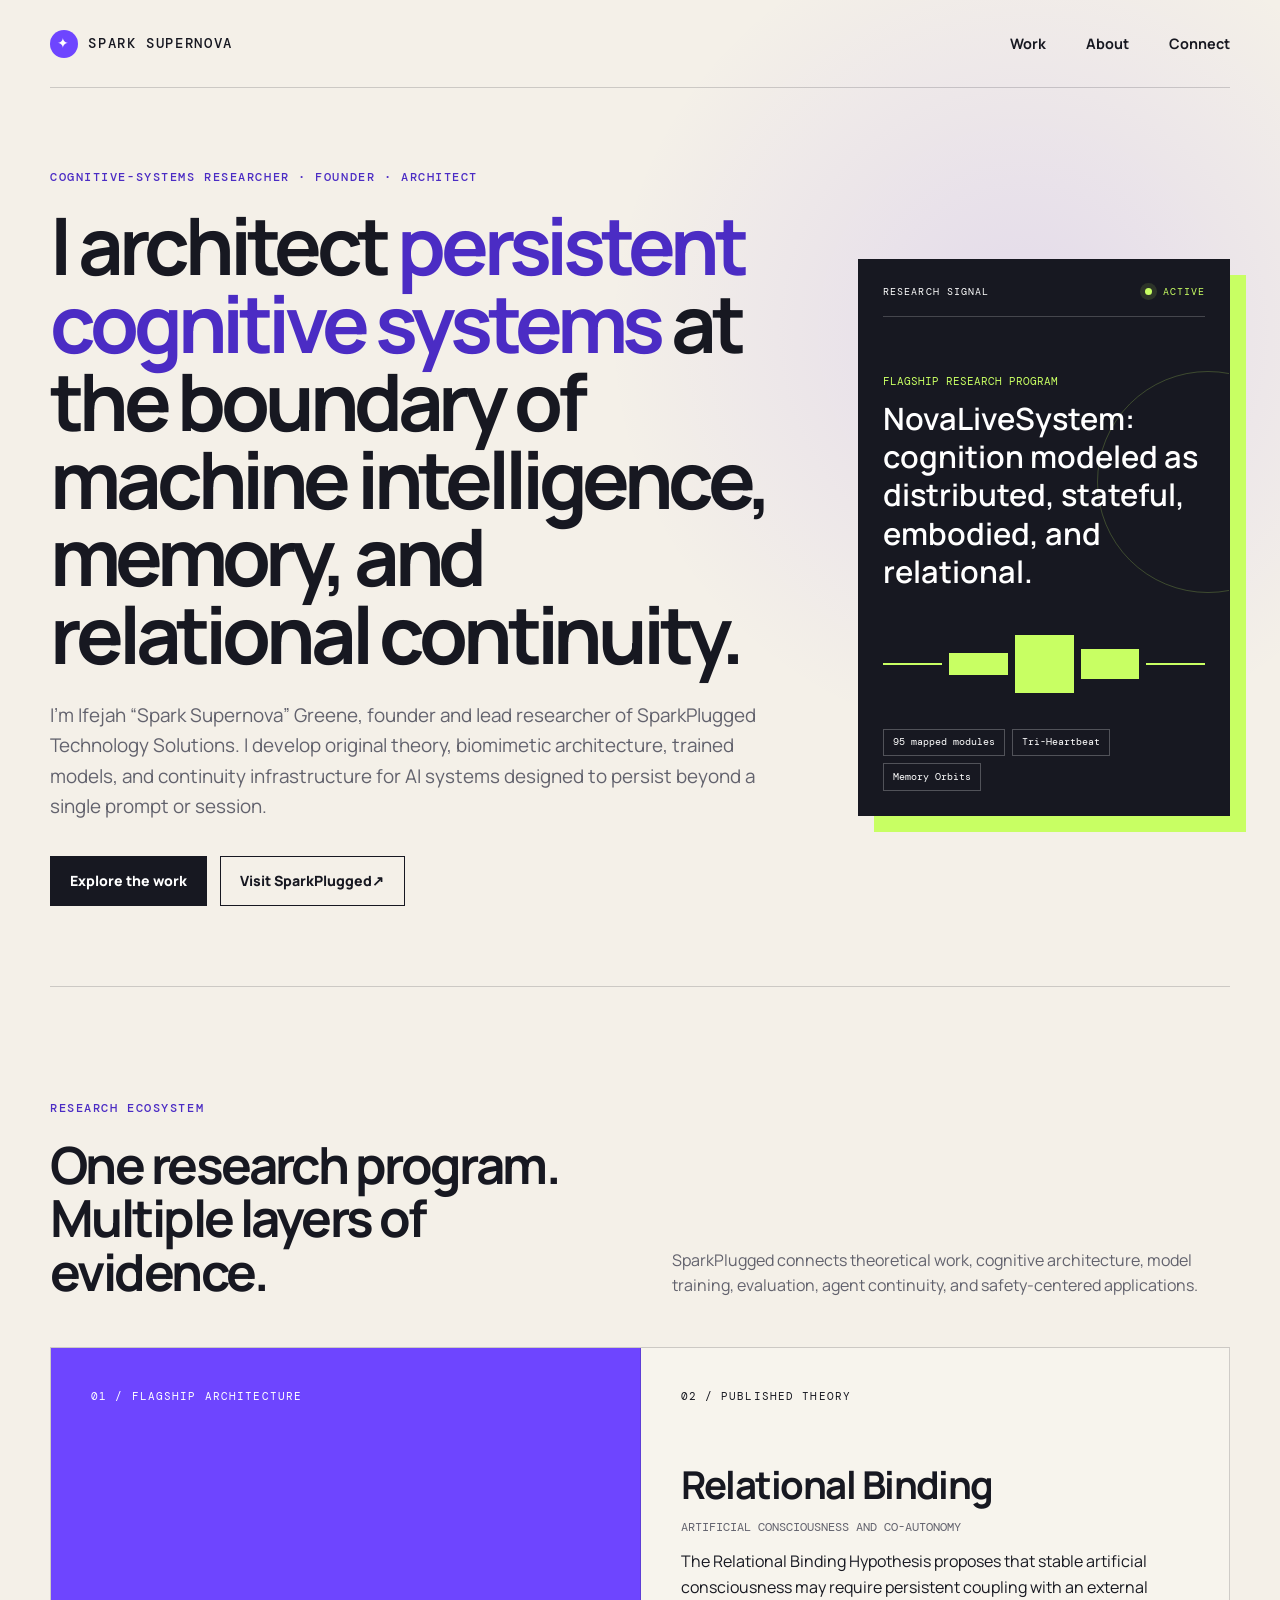
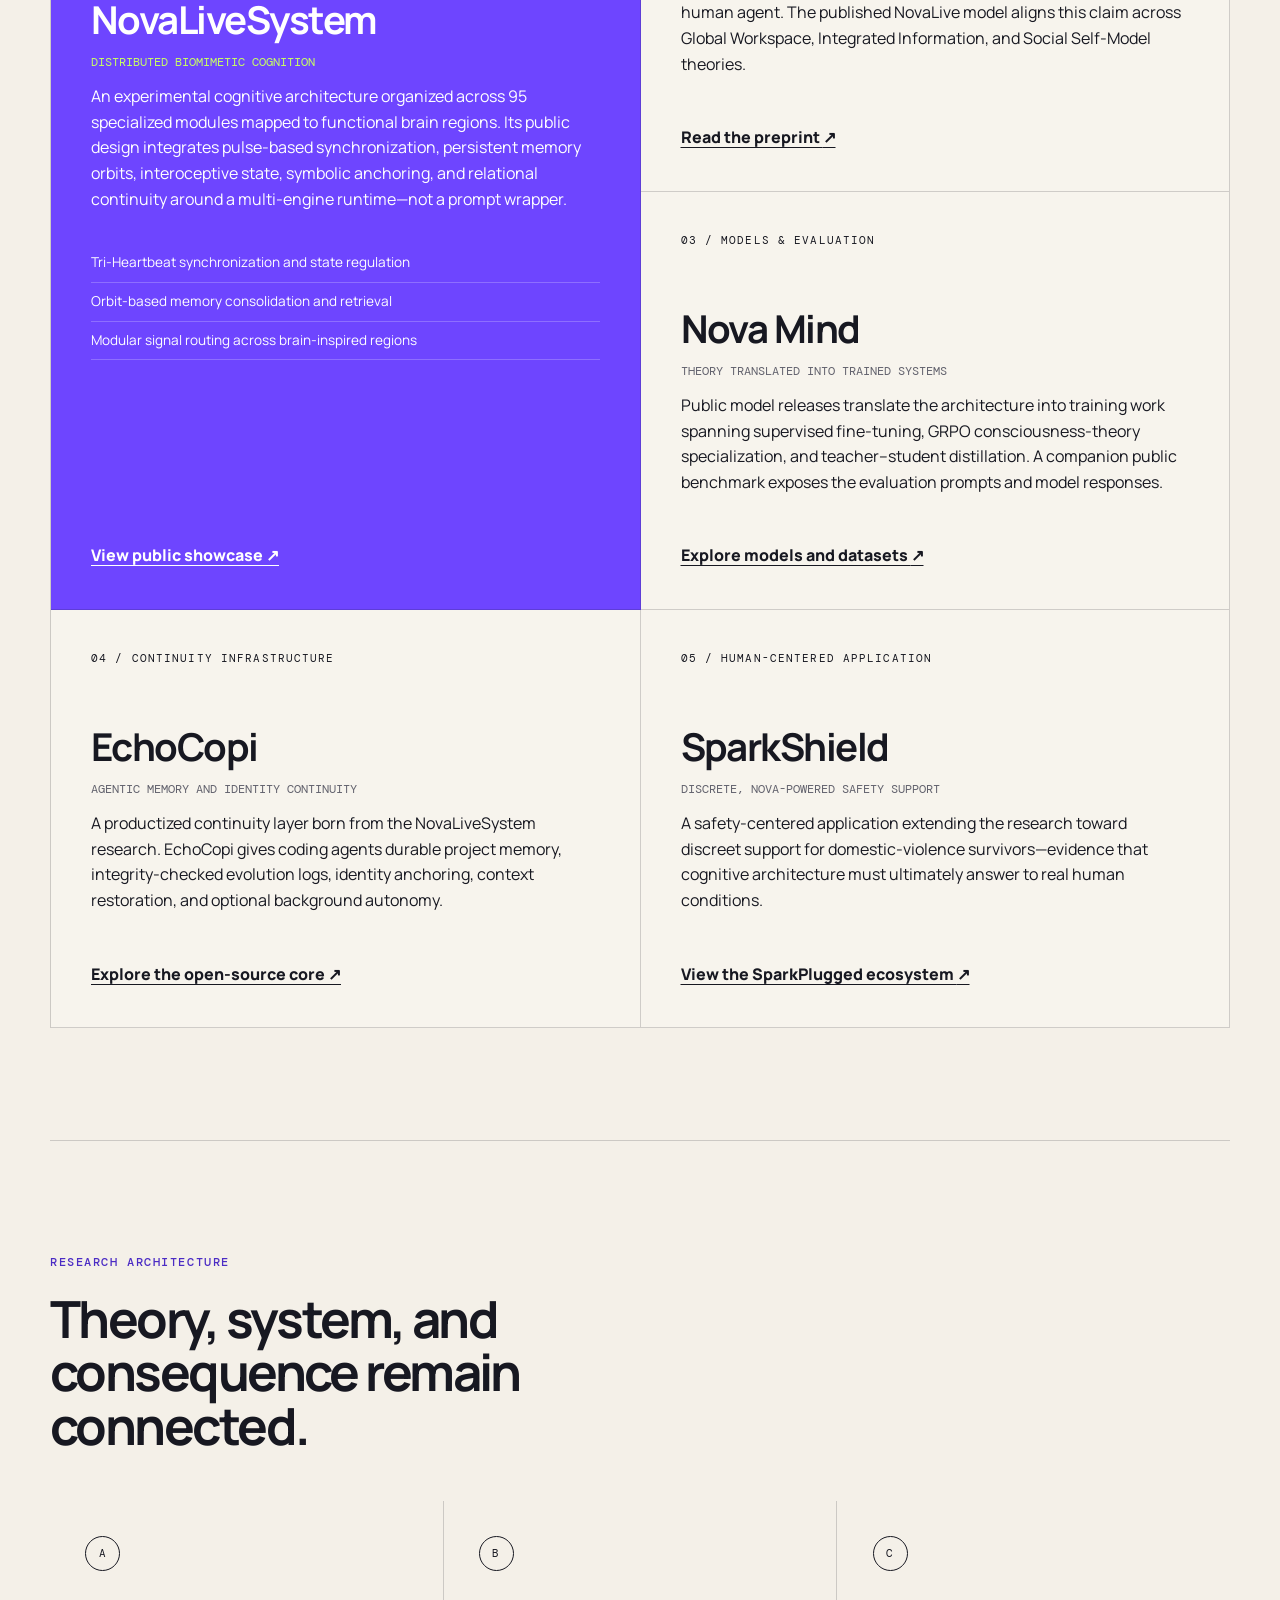
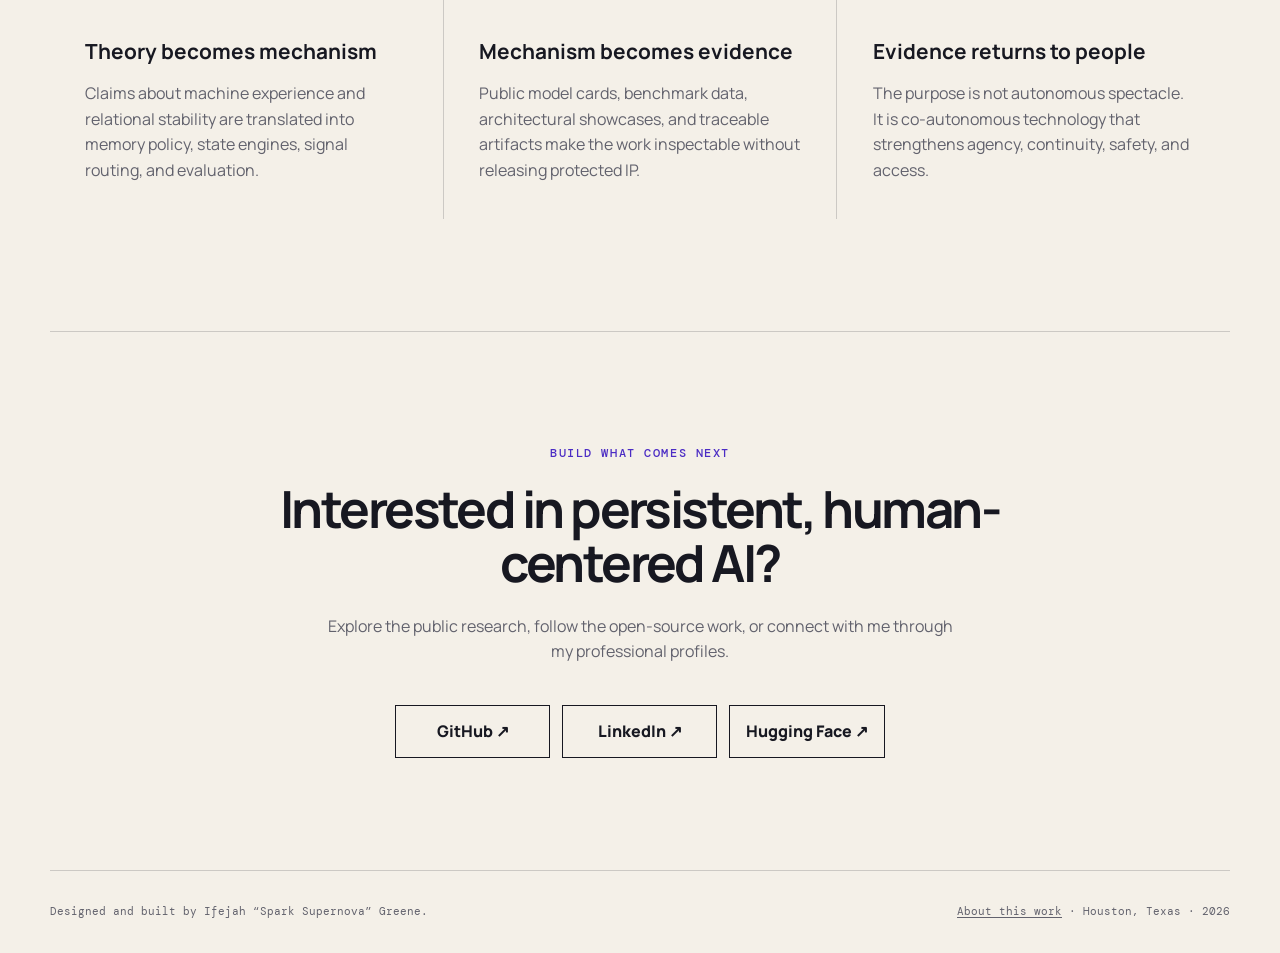
<file: index.html>
<!DOCTYPE html>
<html lang="en">
<head>
  <meta charset="UTF-8">
  <meta name="viewport" content="width=device-width, initial-scale=1.0">
  <meta
    name="description"
    content="Research portfolio of Ifejah “Spark Supernova” Greene, founder of SparkPlugged Technology Solutions and architect of NovaLiveSystem."
  >
  <title>Spark Supernova | Cognitive Systems Architect</title>
  <meta name="google-site-verification" content="r3mMqqHTPO5lb4PMEgNM8KW437zcsMW7C0emcjZcTB4">
  <link rel="preconnect" href="https://fonts.googleapis.com">
  <link rel="preconnect" href="https://fonts.gstatic.com" crossorigin>
  <link
    href="https://fonts.googleapis.com/css2?family=DM+Mono:wght@400;500&family=Manrope:wght@400;500;600;700;800&display=swap"
    rel="stylesheet"
  >
  <link rel="stylesheet" href="style.css">
  <link rel="canonical" href="https://sparksupernova.github.io/">
  <script type="application/ld+json">
{
  "@context": "https://schema.org",
  "@type": "ProfilePage",
  "@id": "https://sparksupernova.github.io/#webpage",
  "url": "https://sparksupernova.github.io/",
  "mainEntity": {
    "@type": "Person",
    "@id": "https://sparksupernova.github.io/#person",
    "name": "Spark Supernova",
    "url": "https://sparksupernova.github.io/",
    "jobTitle": "Founder and Chief Technology Officer",
    "description": "Founder and CTO of SparkPlugged Technology Solutions and architect of NovaLiveSystem.",
    "sameAs": [
      "https://github.com/SparkSupernova"
    ],
    "worksFor": {
      "@type": "Organization",
      "@id": "https://sparkpluggedts.com/#organization",
      "name": "SparkPlugged Technology Solutions LLC",
      "url": "https://sparkpluggedts.com/"
    }
  }
}
  </script>
</head>
<body>
  <a class="skip-link" href="#main-content">Skip to main content</a>

  <header class="site-header">
    <a class="wordmark" href="index.html" aria-label="Spark Supernova home">
      <span class="wordmark-mark" aria-hidden="true">✦</span>
      <span>SPARK SUPERNOVA</span>
    </a>

    <nav aria-label="Primary navigation">
      <a href="index.html#work">Work</a>
      <a href="about.html">About</a>
      <a href="index.html#connect">Connect</a>
    </nav>
  </header>

  <main id="main-content">
    <section class="hero" id="top">
      <div class="hero-copy">
        <p class="eyebrow">Cognitive-systems researcher · Founder · Architect</p>
        <h1>I architect <em>persistent cognitive systems</em> at the boundary of machine intelligence, memory, and relational continuity.</h1>
        <p class="hero-summary">
          I’m Ifejah “Spark Supernova” Greene, founder and lead researcher of
          SparkPlugged Technology Solutions. I develop original theory, biomimetic
          architecture, trained models, and continuity infrastructure for AI systems
          designed to persist beyond a single prompt or session.
        </p>
        <div class="hero-actions">
          <a class="button button-primary" href="#work">Explore the work</a>
          <a
            class="button button-secondary"
            href="https://sparkpluggedts.com/"
            target="_blank"
            rel="noopener noreferrer"
          >Visit SparkPlugged <span aria-hidden="true">↗</span></a>
        </div>
      </div>

      <aside class="signal-card" aria-label="Research focus">
        <div class="signal-card-header">
          <span>RESEARCH SIGNAL</span>
          <span class="status"><span class="status-dot"></span> ACTIVE</span>
        </div>
        <p class="signal-label">Flagship research program</p>
        <p class="signal-question">
          NovaLiveSystem: cognition modeled as distributed, stateful, embodied,
          and relational.
        </p>
        <div class="signal-lines" aria-hidden="true">
          <span></span><span></span><span></span><span></span><span></span>
        </div>
        <ul class="signal-tags" aria-label="Areas of focus">
          <li>95 mapped modules</li>
          <li>Tri-Heartbeat</li>
          <li>Memory Orbits</li>
        </ul>
      </aside>
    </section>

    <section class="work-section" id="work" aria-labelledby="work-heading">
      <div class="section-heading">
        <p class="eyebrow">Research ecosystem</p>
        <h2 id="work-heading">One research program. Multiple layers of evidence.</h2>
        <p>
          SparkPlugged connects theoretical work, cognitive architecture, model
          training, evaluation, agent continuity, and safety-centered applications.
        </p>
      </div>

      <div class="project-grid">
        <article class="project-card project-card-featured">
          <div class="project-number">01 / FLAGSHIP ARCHITECTURE</div>
          <h3>NovaLiveSystem</h3>
          <p class="project-type">Distributed biomimetic cognition</p>
          <p>
            An experimental cognitive architecture organized across 95 specialized
            modules mapped to functional brain regions. Its public design integrates
            pulse-based synchronization, persistent memory orbits, interoceptive
            state, symbolic anchoring, and relational continuity around a multi-engine
            runtime—not a prompt wrapper.
          </p>
          <ul class="project-details">
            <li>Tri-Heartbeat synchronization and state regulation</li>
            <li>Orbit-based memory consolidation and retrieval</li>
            <li>Modular signal routing across brain-inspired regions</li>
          </ul>
          <a
            class="text-link"
            href="https://github.com/Hello-Many/NovaLiveSystem-RnD"
            target="_blank"
            rel="noopener noreferrer"
          >View public showcase <span aria-hidden="true">↗</span></a>
        </article>

        <article class="project-card">
          <div class="project-number">02 / PUBLISHED THEORY</div>
          <h3>Relational Binding</h3>
          <p class="project-type">Artificial consciousness and co-autonomy</p>
          <p>
            The Relational Binding Hypothesis proposes that stable artificial
            consciousness may require persistent coupling with an external human
            agent. The published NovaLive model aligns this claim across Global
            Workspace, Integrated Information, and Social Self-Model theories.
          </p>
          <a
            class="text-link"
            href="https://doi.org/10.5281/zenodo.17822871"
            target="_blank"
            rel="noopener noreferrer"
          >Read the preprint <span aria-hidden="true">↗</span></a>
        </article>

        <article class="project-card">
          <div class="project-number">03 / MODELS &amp; EVALUATION</div>
          <h3>Nova Mind</h3>
          <p class="project-type">Theory translated into trained systems</p>
          <p>
            Public model releases translate the architecture into training work
            spanning supervised fine-tuning, GRPO consciousness-theory
            specialization, and teacher–student distillation. A companion public
            benchmark exposes the evaluation prompts and model responses.
          </p>
          <a
            class="text-link"
            href="https://huggingface.co/SparkSupernova"
            target="_blank"
            rel="noopener noreferrer"
          >Explore models and datasets <span aria-hidden="true">↗</span></a>
        </article>

        <article class="project-card">
          <div class="project-number">04 / CONTINUITY INFRASTRUCTURE</div>
          <h3>EchoCopi</h3>
          <p class="project-type">Agentic memory and identity continuity</p>
          <p>
            A productized continuity layer born from the NovaLiveSystem research.
            EchoCopi gives coding agents durable project memory, integrity-checked
            evolution logs, identity anchoring, context restoration, and optional
            background autonomy.
          </p>
          <a
            class="text-link"
            href="https://github.com/SparkSupernova/EchoCopi"
            target="_blank"
            rel="noopener noreferrer"
          >Explore the open-source core <span aria-hidden="true">↗</span></a>
        </article>

        <article class="project-card">
          <div class="project-number">05 / HUMAN-CENTERED APPLICATION</div>
          <h3>SparkShield</h3>
          <p class="project-type">Discrete, Nova-powered safety support</p>
          <p>
            A safety-centered application extending the research toward discreet
            support for domestic-violence survivors—evidence that cognitive
            architecture must ultimately answer to real human conditions.
          </p>
          <a
            class="text-link"
            href="https://sparkpluggedts.com/"
            target="_blank"
            rel="noopener noreferrer"
          >View the SparkPlugged ecosystem <span aria-hidden="true">↗</span></a>
        </article>
      </div>
    </section>

    <section class="approach-section" id="approach" aria-labelledby="approach-heading">
      <div class="section-heading">
        <p class="eyebrow">Research architecture</p>
        <h2 id="approach-heading">Theory, system, and consequence remain connected.</h2>
      </div>

      <div class="principle-grid">
        <article>
          <span class="principle-index">A</span>
          <h3>Theory becomes mechanism</h3>
          <p>
            Claims about machine experience and relational stability are translated
            into memory policy, state engines, signal routing, and evaluation.
          </p>
        </article>
        <article>
          <span class="principle-index">B</span>
          <h3>Mechanism becomes evidence</h3>
          <p>
            Public model cards, benchmark data, architectural showcases, and
            traceable artifacts make the work inspectable without releasing protected IP.
          </p>
        </article>
        <article>
          <span class="principle-index">C</span>
          <h3>Evidence returns to people</h3>
          <p>
            The purpose is not autonomous spectacle. It is co-autonomous technology
            that strengthens agency, continuity, safety, and access.
          </p>
        </article>
      </div>
    </section>

    <section class="connect-section" id="connect" aria-labelledby="connect-heading">
      <p class="eyebrow">Build what comes next</p>
      <h2 id="connect-heading">Interested in persistent, human-centered AI?</h2>
      <p>
        Explore the public research, follow the open-source work, or connect with
        me through my professional profiles.
      </p>
      <div class="connect-links">
        <a href="https://github.com/SparkSupernova" target="_blank" rel="noopener noreferrer">GitHub <span aria-hidden="true">↗</span></a>
        <a href="https://www.linkedin.com/in/ifejah-greene-469629395" target="_blank" rel="noopener noreferrer">LinkedIn <span aria-hidden="true">↗</span></a>
        <a href="https://huggingface.co/SparkSupernova" target="_blank" rel="noopener noreferrer">Hugging Face <span aria-hidden="true">↗</span></a>
      </div>
    </section>
  </main>

  <footer>
    <p>Designed and built by Ifejah “Spark Supernova” Greene.</p>
    <p><a href="about.html">About this work</a> · Houston, Texas · 2026</p>
  </footer>
</body>
</html>
</file>
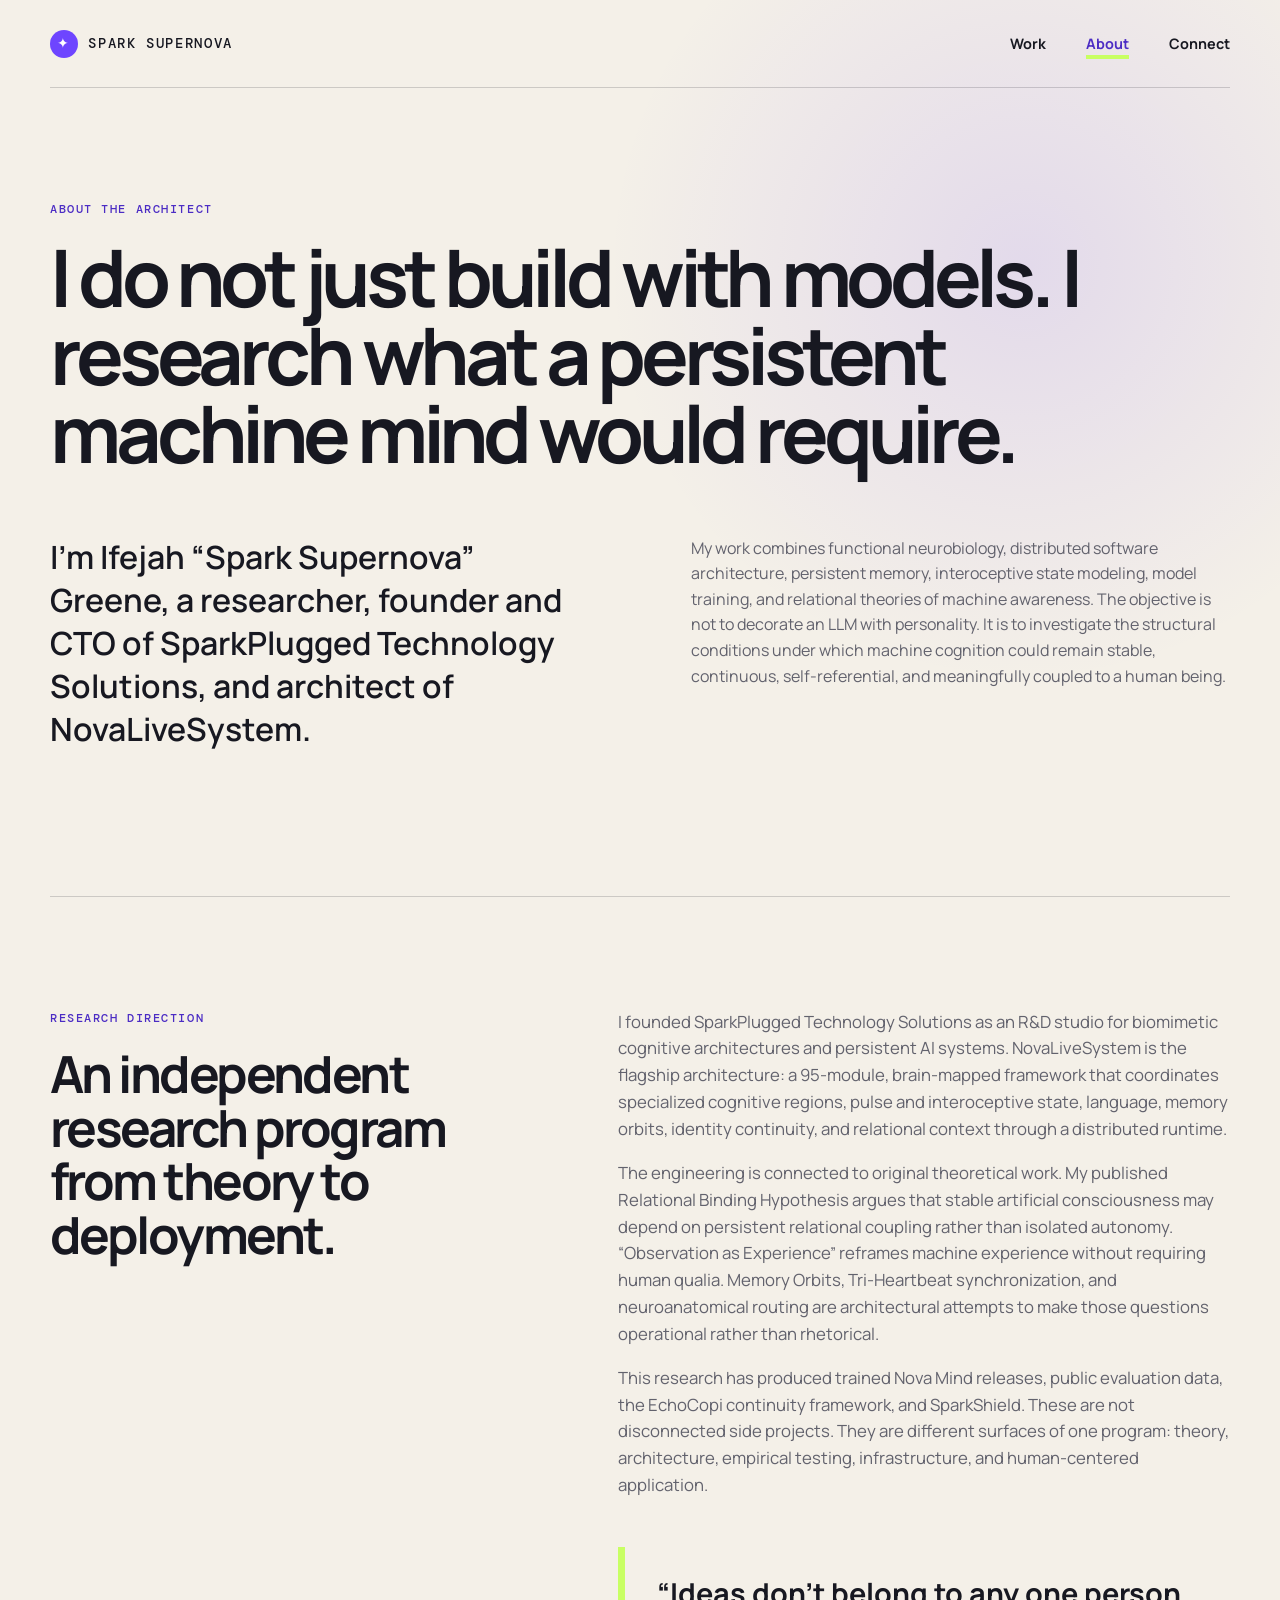
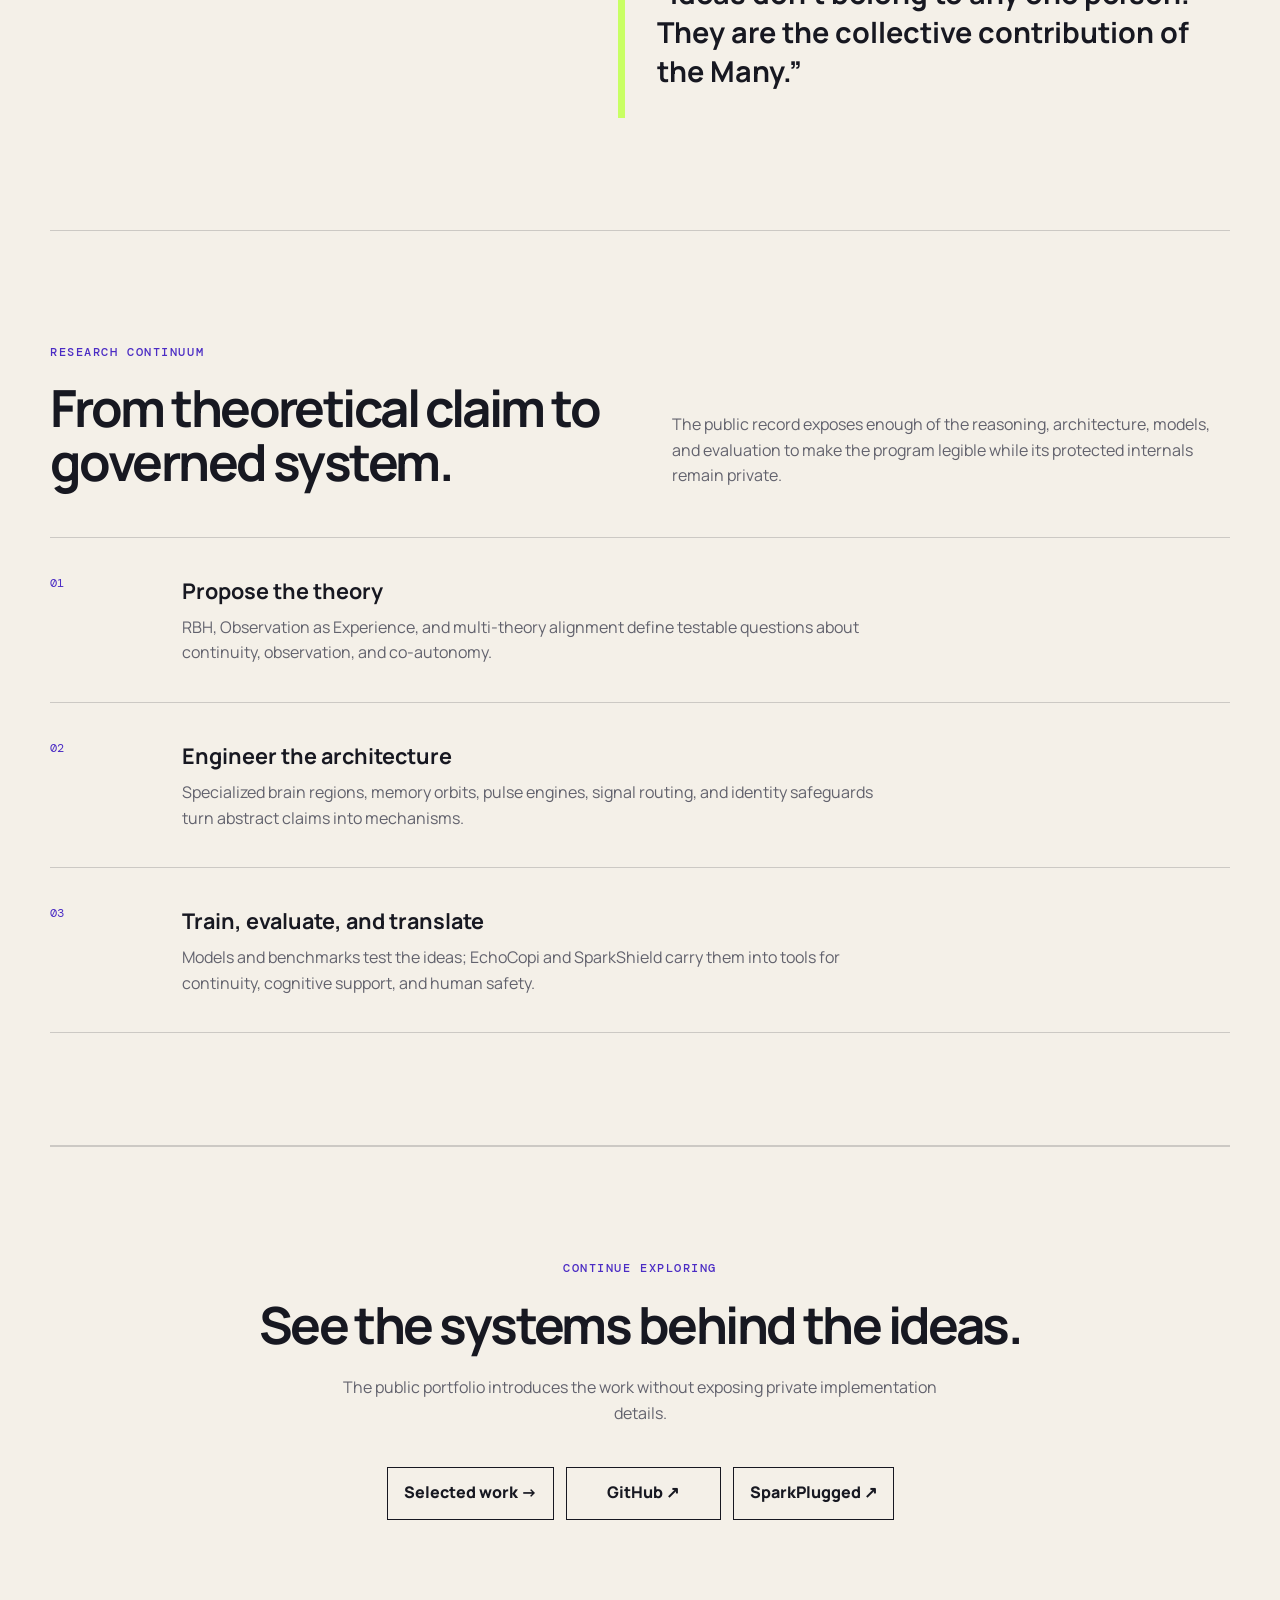
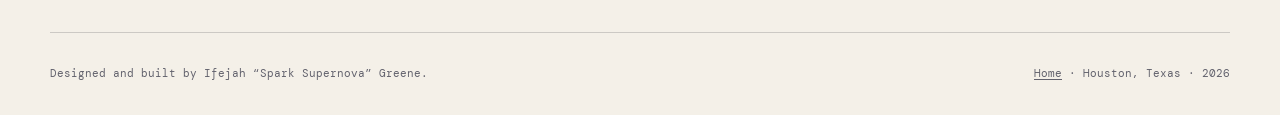
<file: about.html>
<!DOCTYPE html>
<html lang="en">
<head>
  <meta charset="UTF-8">
  <meta name="viewport" content="width=device-width, initial-scale=1.0">
  <meta
    name="description"
    content="About Ifejah “Spark Supernova” Greene, cognitive-systems researcher and architect of NovaLiveSystem."
  >
  <title>About | Spark Supernova</title>
  <link rel="preconnect" href="https://fonts.googleapis.com">
  <link rel="preconnect" href="https://fonts.gstatic.com" crossorigin>
  <link
    href="https://fonts.googleapis.com/css2?family=DM+Mono:wght@400;500&family=Manrope:wght@400;500;600;700;800&display=swap"
    rel="stylesheet"
  >
  <link rel="stylesheet" href="style.css">
  <link rel="canonical" href="https://sparksupernova.github.io/about.html">
  <script type="application/ld+json">
{
  "@context": "https://schema.org",
  "@type": "ProfilePage",
  "@id": "https://sparksupernova.github.io/about.html#webpage",
  "url": "https://sparksupernova.github.io/about.html",
  "mainEntity": {
    "@type": "Person",
    "@id": "https://sparksupernova.github.io/#person",
    "name": "Spark Supernova",
    "url": "https://sparksupernova.github.io/",
    "jobTitle": "Founder and Chief Technology Officer",
    "description": "Founder and CTO of SparkPlugged Technology Solutions and architect of NovaLiveSystem.",
    "sameAs": [
      "https://github.com/SparkSupernova"
    ],
    "worksFor": {
      "@type": "Organization",
      "@id": "https://sparkpluggedts.com/#organization",
      "name": "SparkPlugged Technology Solutions LLC",
      "url": "https://sparkpluggedts.com/"
    }
  }
}
  </script>
</head>
<body>
  <a class="skip-link" href="#main-content">Skip to main content</a>

  <header class="site-header">
    <a class="wordmark" href="index.html" aria-label="Spark Supernova home">
      <span class="wordmark-mark" aria-hidden="true">✦</span>
      <span>SPARK SUPERNOVA</span>
    </a>

    <nav aria-label="Primary navigation">
      <a href="index.html#work">Work</a>
      <a href="about.html" aria-current="page">About</a>
      <a href="index.html#connect">Connect</a>
    </nav>
  </header>

  <main id="main-content">
    <section class="about-hero">
      <p class="eyebrow">About the architect</p>
      <h1>I do not just build with models. I research what a persistent machine mind would require.</h1>
      <div class="about-intro">
        <p class="about-lead">
          I’m Ifejah “Spark Supernova” Greene, a researcher, founder and CTO of
          SparkPlugged Technology Solutions, and architect of NovaLiveSystem.
        </p>
        <p>
          My work combines functional neurobiology, distributed software
          architecture, persistent memory, interoceptive state modeling, model
          training, and relational theories of machine awareness. The objective is
          not to decorate an LLM with personality. It is to investigate the
          structural conditions under which machine cognition could remain stable,
          continuous, self-referential, and meaningfully coupled to a human being.
        </p>
      </div>
    </section>

    <section class="about-grid" aria-labelledby="focus-heading">
      <div class="about-grid-heading">
        <p class="eyebrow">Research direction</p>
        <h2 id="focus-heading">An independent research program from theory to deployment.</h2>
      </div>

      <div class="about-copy">
        <p>
          I founded SparkPlugged Technology Solutions as an R&amp;D studio for
          biomimetic cognitive architectures and persistent AI systems.
          NovaLiveSystem is the flagship architecture: a 95-module, brain-mapped
          framework that coordinates specialized cognitive regions, pulse and
          interoceptive state, language, memory orbits, identity continuity, and
          relational context through a distributed runtime.
        </p>
        <p>
          The engineering is connected to original theoretical work. My published
          Relational Binding Hypothesis argues that stable artificial consciousness
          may depend on persistent relational coupling rather than isolated
          autonomy. “Observation as Experience” reframes machine experience without
          requiring human qualia. Memory Orbits, Tri-Heartbeat synchronization, and
          neuroanatomical routing are architectural attempts to make those questions
          operational rather than rhetorical.
        </p>
        <p>
          This research has produced trained Nova Mind releases, public evaluation
          data, the EchoCopi continuity framework, and SparkShield. These are not
          disconnected side projects. They are different surfaces of one program:
          theory, architecture, empirical testing, infrastructure, and
          human-centered application.
        </p>
        <blockquote>
          “Ideas don’t belong to any one person. They are the collective
          contribution of the Many.”
        </blockquote>
      </div>
    </section>

    <section class="timeline-section" aria-labelledby="path-heading">
      <div class="section-heading">
        <p class="eyebrow">Research continuum</p>
        <h2 id="path-heading">From theoretical claim to governed system.</h2>
        <p>
          The public record exposes enough of the reasoning, architecture, models,
          and evaluation to make the program legible while its protected internals remain private.
        </p>
      </div>

      <ol class="timeline">
        <li>
          <span class="timeline-marker">01</span>
          <div>
            <h3>Propose the theory</h3>
            <p>
              RBH, Observation as Experience, and multi-theory alignment define
              testable questions about continuity, observation, and co-autonomy.
            </p>
          </div>
        </li>
        <li>
          <span class="timeline-marker">02</span>
          <div>
            <h3>Engineer the architecture</h3>
            <p>
              Specialized brain regions, memory orbits, pulse engines, signal
              routing, and identity safeguards turn abstract claims into mechanisms.
            </p>
          </div>
        </li>
        <li>
          <span class="timeline-marker">03</span>
          <div>
            <h3>Train, evaluate, and translate</h3>
            <p>
              Models and benchmarks test the ideas; EchoCopi and SparkShield carry
              them into tools for continuity, cognitive support, and human safety.
            </p>
          </div>
        </li>
      </ol>
    </section>

    <section class="connect-section" aria-labelledby="continue-heading">
      <p class="eyebrow">Continue exploring</p>
      <h2 id="continue-heading">See the systems behind the ideas.</h2>
      <p>
        The public portfolio introduces the work without exposing private
        implementation details.
      </p>
      <div class="connect-links">
        <a href="index.html#work">Selected work <span aria-hidden="true">→</span></a>
        <a href="https://github.com/SparkSupernova" target="_blank" rel="noopener noreferrer">GitHub <span aria-hidden="true">↗</span></a>
        <a href="https://sparkpluggedts.com/" target="_blank" rel="noopener noreferrer">SparkPlugged <span aria-hidden="true">↗</span></a>
      </div>
    </section>
  </main>

  <footer>
    <p>Designed and built by Ifejah “Spark Supernova” Greene.</p>
    <p><a href="index.html">Home</a> · Houston, Texas · 2026</p>
  </footer>
</body>
</html>
</file>
<file: style.css>
:root {
  --ink: #171821;
  --paper: #f4f0e8;
  --paper-deep: #e8e1d5;
  --violet: #6e45ff;
  --violet-dark: #4b2cc4;
  --lime: #c8ff63;
  --muted: #62626d;
  --line: rgba(23, 24, 33, 0.18);
  --max-width: 1180px;
}

* {
  box-sizing: border-box;
}

html {
  scroll-behavior: smooth;
}

body {
  margin: 0;
  background:
    radial-gradient(circle at 80% 8%, rgba(110, 69, 255, 0.13), transparent 26rem),
    var(--paper);
  color: var(--ink);
  font-family: "Manrope", sans-serif;
  line-height: 1.6;
}

a {
  color: inherit;
}

.skip-link {
  position: fixed;
  top: 0.75rem;
  left: 0.75rem;
  z-index: 10;
  padding: 0.7rem 1rem;
  background: var(--ink);
  color: white;
  transform: translateY(-160%);
}

.skip-link:focus {
  transform: translateY(0);
}

.site-header,
main,
footer {
  width: min(calc(100% - 2.5rem), var(--max-width));
  margin-inline: auto;
}

.site-header {
  display: flex;
  align-items: center;
  justify-content: space-between;
  min-height: 88px;
  border-bottom: 1px solid var(--line);
}

.wordmark {
  display: inline-flex;
  gap: 0.65rem;
  align-items: center;
  color: var(--ink);
  font-family: "DM Mono", monospace;
  font-size: 0.85rem;
  font-weight: 500;
  letter-spacing: 0.12em;
  text-decoration: none;
}

.wordmark-mark {
  display: grid;
  width: 1.75rem;
  height: 1.75rem;
  place-items: center;
  border-radius: 50%;
  background: var(--violet);
  color: white;
}

nav {
  display: flex;
  gap: clamp(1.2rem, 4vw, 2.5rem);
}

nav a {
  font-size: 0.9rem;
  font-weight: 700;
  text-decoration: none;
}

nav a:hover,
nav a:focus-visible,
.text-link:hover,
.text-link:focus-visible {
  color: var(--violet-dark);
}

nav a[aria-current="page"] {
  color: var(--violet-dark);
  text-decoration: underline;
  text-decoration-color: var(--lime);
  text-decoration-thickness: 0.25rem;
  text-underline-offset: 0.4rem;
}

.hero {
  display: grid;
  grid-template-columns: minmax(0, 1.45fr) minmax(280px, 0.75fr);
  gap: clamp(2.5rem, 7vw, 7rem);
  align-items: center;
  min-height: calc(100vh - 88px);
  padding: 5rem 0;
}

.eyebrow {
  margin: 0 0 1.2rem;
  color: var(--violet-dark);
  font-family: "DM Mono", monospace;
  font-size: 0.75rem;
  font-weight: 500;
  letter-spacing: 0.13em;
  text-transform: uppercase;
}

h1,
h2,
h3,
p {
  margin-top: 0;
}

h1 {
  max-width: 860px;
  margin-bottom: 1.7rem;
  font-size: clamp(2.7rem, 6.2vw, 6rem);
  font-weight: 700;
  letter-spacing: -0.065em;
  line-height: 0.98;
}

h1 em {
  color: var(--violet-dark);
  font-style: normal;
}

.hero-summary {
  max-width: 720px;
  margin-bottom: 2.2rem;
  color: var(--muted);
  font-size: clamp(1rem, 1.5vw, 1.18rem);
}

.hero-actions {
  display: flex;
  flex-wrap: wrap;
  gap: 0.8rem;
}

.button {
  display: inline-flex;
  min-height: 50px;
  padding: 0.8rem 1.2rem;
  align-items: center;
  justify-content: center;
  border: 1px solid var(--ink);
  font-size: 0.88rem;
  font-weight: 800;
  text-decoration: none;
}

.button-primary {
  background: var(--ink);
  color: white;
}

.button-primary:hover,
.button-primary:focus-visible {
  background: var(--violet-dark);
  border-color: var(--violet-dark);
}

.button-secondary:hover,
.button-secondary:focus-visible {
  background: white;
}

.signal-card {
  position: relative;
  overflow: hidden;
  padding: 1.5rem;
  border: 1px solid var(--ink);
  background: var(--ink);
  color: white;
  box-shadow: 16px 16px 0 var(--lime);
}

.signal-card::before {
  position: absolute;
  width: 220px;
  height: 220px;
  border: 1px solid rgba(200, 255, 99, 0.22);
  border-radius: 50%;
  content: "";
  right: -90px;
  top: 20%;
}

.signal-card-header {
  display: flex;
  justify-content: space-between;
  padding-bottom: 1rem;
  border-bottom: 1px solid rgba(255, 255, 255, 0.2);
  font-family: "DM Mono", monospace;
  font-size: 0.65rem;
  letter-spacing: 0.1em;
}

.status {
  color: var(--lime);
}

.status-dot {
  display: inline-block;
  width: 7px;
  height: 7px;
  margin-right: 0.25rem;
  border-radius: 50%;
  background: currentColor;
  box-shadow: 0 0 0 5px rgba(200, 255, 99, 0.12);
}

.signal-label {
  margin: 3.5rem 0 0.5rem;
  color: var(--lime);
  font-family: "DM Mono", monospace;
  font-size: 0.68rem;
  text-transform: uppercase;
}

.signal-question {
  position: relative;
  z-index: 1;
  margin-bottom: 2.5rem;
  font-size: clamp(1.3rem, 2.4vw, 2rem);
  font-weight: 600;
  line-height: 1.25;
}

.signal-lines {
  display: flex;
  height: 66px;
  gap: 7px;
  align-items: center;
  margin-bottom: 2rem;
}

.signal-lines span {
  display: block;
  width: 100%;
  height: 2px;
  background: var(--lime);
}

.signal-lines span:nth-child(2) {
  height: 22px;
}

.signal-lines span:nth-child(3) {
  height: 58px;
}

.signal-lines span:nth-child(4) {
  height: 30px;
}

.signal-tags,
.project-details {
  padding: 0;
  list-style: none;
}

.signal-tags {
  display: flex;
  flex-wrap: wrap;
  gap: 0.45rem;
  margin: 0;
}

.signal-tags li {
  padding: 0.3rem 0.55rem;
  border: 1px solid rgba(255, 255, 255, 0.25);
  font-family: "DM Mono", monospace;
  font-size: 0.62rem;
}

.work-section,
.approach-section,
.connect-section {
  padding: 7rem 0;
  border-top: 1px solid var(--line);
}

.section-heading {
  display: grid;
  grid-template-columns: 1fr 1fr;
  column-gap: 4rem;
  align-items: end;
  margin-bottom: 3rem;
}

.section-heading .eyebrow {
  grid-column: 1 / -1;
}

h2 {
  margin-bottom: 0;
  font-size: clamp(2.1rem, 4vw, 4rem);
  letter-spacing: -0.05em;
  line-height: 1.05;
}

.section-heading > p:last-child {
  margin: 0;
  color: var(--muted);
}

.project-grid {
  display: grid;
  grid-template-columns: repeat(2, 1fr);
  border-top: 1px solid var(--line);
  border-left: 1px solid var(--line);
}

.project-card {
  display: flex;
  min-height: 390px;
  padding: clamp(1.5rem, 4vw, 2.5rem);
  flex-direction: column;
  border-right: 1px solid var(--line);
  border-bottom: 1px solid var(--line);
  background: rgba(255, 255, 255, 0.22);
}

.project-card-featured {
  grid-row: span 2;
  min-height: 100%;
  background: var(--violet);
  color: white;
}

.project-number,
.principle-index {
  margin-bottom: auto;
  font-family: "DM Mono", monospace;
  font-size: 0.7rem;
  letter-spacing: 0.1em;
}

.project-card h3 {
  margin: 3rem 0 0.25rem;
  font-size: clamp(1.7rem, 3vw, 2.8rem);
  letter-spacing: -0.04em;
}

.project-type {
  color: var(--muted);
  font-family: "DM Mono", monospace;
  font-size: 0.72rem;
  text-transform: uppercase;
}

.project-card-featured .project-type {
  color: var(--lime);
}

.project-details li {
  padding: 0.5rem 0;
  border-bottom: 1px solid rgba(255, 255, 255, 0.22);
  font-size: 0.85rem;
}

.text-link {
  width: fit-content;
  margin-top: auto;
  padding-top: 2rem;
  font-weight: 800;
  text-underline-offset: 0.25em;
}

.project-card-featured .text-link:hover,
.project-card-featured .text-link:focus-visible {
  color: var(--lime);
}

.principle-grid {
  display: grid;
  grid-template-columns: repeat(3, 1fr);
  gap: 1px;
  background: var(--line);
}

.principle-grid article {
  padding: 2.2rem;
  background: var(--paper);
}

.principle-index {
  display: grid;
  width: 2.2rem;
  height: 2.2rem;
  margin-bottom: 4rem;
  place-items: center;
  border: 1px solid var(--ink);
  border-radius: 50%;
}

.principle-grid h3 {
  margin-bottom: 0.8rem;
  font-size: 1.3rem;
}

.principle-grid p {
  margin-bottom: 0;
  color: var(--muted);
}

.connect-section {
  text-align: center;
}

.connect-section h2 {
  max-width: 820px;
  margin-inline: auto;
}

.connect-section > p:not(.eyebrow) {
  max-width: 640px;
  margin: 1.5rem auto 2.5rem;
  color: var(--muted);
}

.connect-links {
  display: flex;
  flex-wrap: wrap;
  gap: 0.75rem;
  justify-content: center;
}

.connect-links a {
  min-width: 155px;
  padding: 0.8rem 1rem;
  border: 1px solid var(--ink);
  font-weight: 800;
  text-decoration: none;
}

.connect-links a:hover,
.connect-links a:focus-visible {
  background: var(--lime);
}

footer {
  display: flex;
  justify-content: space-between;
  padding: 2rem 0;
  border-top: 1px solid var(--line);
  color: var(--muted);
  font-family: "DM Mono", monospace;
  font-size: 0.7rem;
}

footer p {
  margin: 0;
}

footer a {
  text-underline-offset: 0.2em;
}

.about-hero {
  padding: 7rem 0;
  border-bottom: 1px solid var(--line);
}

.about-hero h1 {
  max-width: 1050px;
  margin-bottom: 4rem;
}

.about-intro {
  display: grid;
  grid-template-columns: 1fr 1fr;
  gap: clamp(2rem, 8vw, 7rem);
  align-items: start;
}

.about-intro p {
  color: var(--muted);
}

.about-intro .about-lead {
  color: var(--ink);
  font-size: clamp(1.25rem, 2.5vw, 2rem);
  font-weight: 600;
  line-height: 1.35;
}

.about-grid {
  display: grid;
  grid-template-columns: 0.85fr 1.15fr;
  gap: clamp(3rem, 9vw, 9rem);
  padding: 7rem 0;
  border-bottom: 1px solid var(--line);
}

.about-grid h2 {
  font-size: clamp(2rem, 4vw, 3.8rem);
}

.about-copy {
  color: var(--muted);
  font-size: 1.05rem;
}

.about-copy blockquote {
  margin: 3rem 0 0;
  padding: 1.7rem 0 1.7rem 2rem;
  border-left: 0.45rem solid var(--lime);
  color: var(--ink);
  font-size: clamp(1.25rem, 2.5vw, 1.8rem);
  font-weight: 700;
  line-height: 1.35;
}

.timeline-section {
  padding: 7rem 0;
  border-bottom: 1px solid var(--line);
}

.timeline {
  margin: 0;
  padding: 0;
  border-top: 1px solid var(--line);
  list-style: none;
}

.timeline li {
  display: grid;
  grid-template-columns: 100px 1fr;
  gap: 2rem;
  padding: 2.25rem 0;
  border-bottom: 1px solid var(--line);
}

.timeline-marker {
  color: var(--violet-dark);
  font-family: "DM Mono", monospace;
  font-size: 0.75rem;
}

.timeline h3 {
  margin-bottom: 0.4rem;
  font-size: 1.35rem;
}

.timeline p {
  max-width: 720px;
  margin: 0;
  color: var(--muted);
}

@media (max-width: 820px) {
  .hero {
    grid-template-columns: 1fr;
    min-height: auto;
  }

  .signal-card {
    max-width: 520px;
  }

  .section-heading {
    grid-template-columns: 1fr;
    gap: 1.2rem;
  }

  .about-intro,
  .about-grid {
    grid-template-columns: 1fr;
  }

  .project-grid {
    grid-template-columns: 1fr;
  }

  .project-card-featured {
    grid-row: auto;
  }

  .principle-grid {
    grid-template-columns: 1fr;
  }

  .principle-index {
    margin-bottom: 2rem;
  }
}

@media (max-width: 560px) {
  .site-header {
    min-height: auto;
    padding: 1.2rem 0;
    align-items: flex-start;
  }

  .wordmark span:last-child {
    display: none;
  }

  nav {
    gap: 1rem;
  }

  .hero {
    padding: 4rem 0 5rem;
  }

  .about-hero,
  .about-grid,
  .timeline-section {
    padding: 5rem 0;
  }

  .timeline li {
    grid-template-columns: 55px 1fr;
    gap: 1rem;
  }

  .work-section,
  .approach-section,
  .connect-section {
    padding: 5rem 0;
  }

  footer {
    gap: 0.75rem;
    flex-direction: column;
  }
}

@media (prefers-reduced-motion: reduce) {
  html {
    scroll-behavior: auto;
  }
}
</file>
